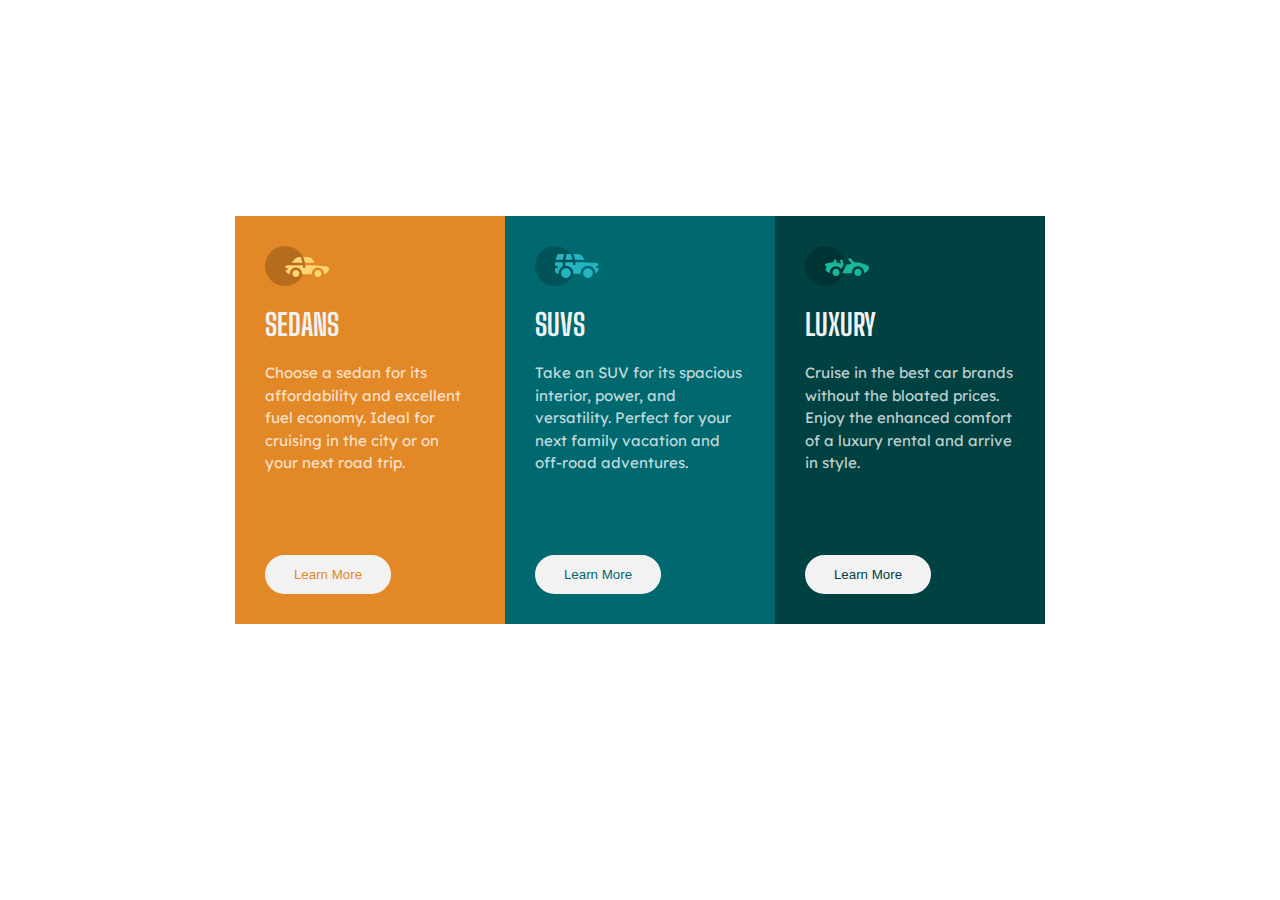
<file: 3-column-preview-card-component-main/index.html>
<!DOCTYPE html>
<html lang="en">
<head>
    <meta charset="UTF-8">
    <meta http-equiv="X-UA-Compatible" content="IE=edge">
    <meta name="viewport" content="width=device-width, initial-scale=1.0">
    <title>Frontend Mentor | 3-column</title>
    <link rel="shortcut icon" href="favicon.ico" type="image/x-icon">
    <link rel="stylesheet" href="style.css">
</head>
<body>
    <main>
        <div id="sedans">
            <img src="images/icon-sedans.svg" alt="icone sedan">
            <h1>Sedans</h1>
            <p>
                Choose a sedan for its affordability and excellent fuel economy. Ideal for cruising in the city
                or on your next road trip.
            </p>
            <button>Learn More</button>
        </div>
        <div id="suvs">
            <img src="images/icon-suvs.svg" alt="icone suv">
            <h1>SUVs</h1>
            <p>
                Take an SUV for its spacious interior, power, and versatility. Perfect for your next family vacation
                and off-road adventures.
            </p>
            <button>Learn More</button>
        </div>
        <div id="luxury">
            <img src="images/icon-luxury.svg" alt="icone luxury">
            <h1>Luxury</h1>
            <p>
                Cruise in the best car brands without the bloated prices. Enjoy the enhanced comfort of a luxury
                rental and arrive in style.
            </p>
            <button>Learn More</button>
        </div>
        <div id="aux"></div>
    </main>
</body>
</html>
</file>
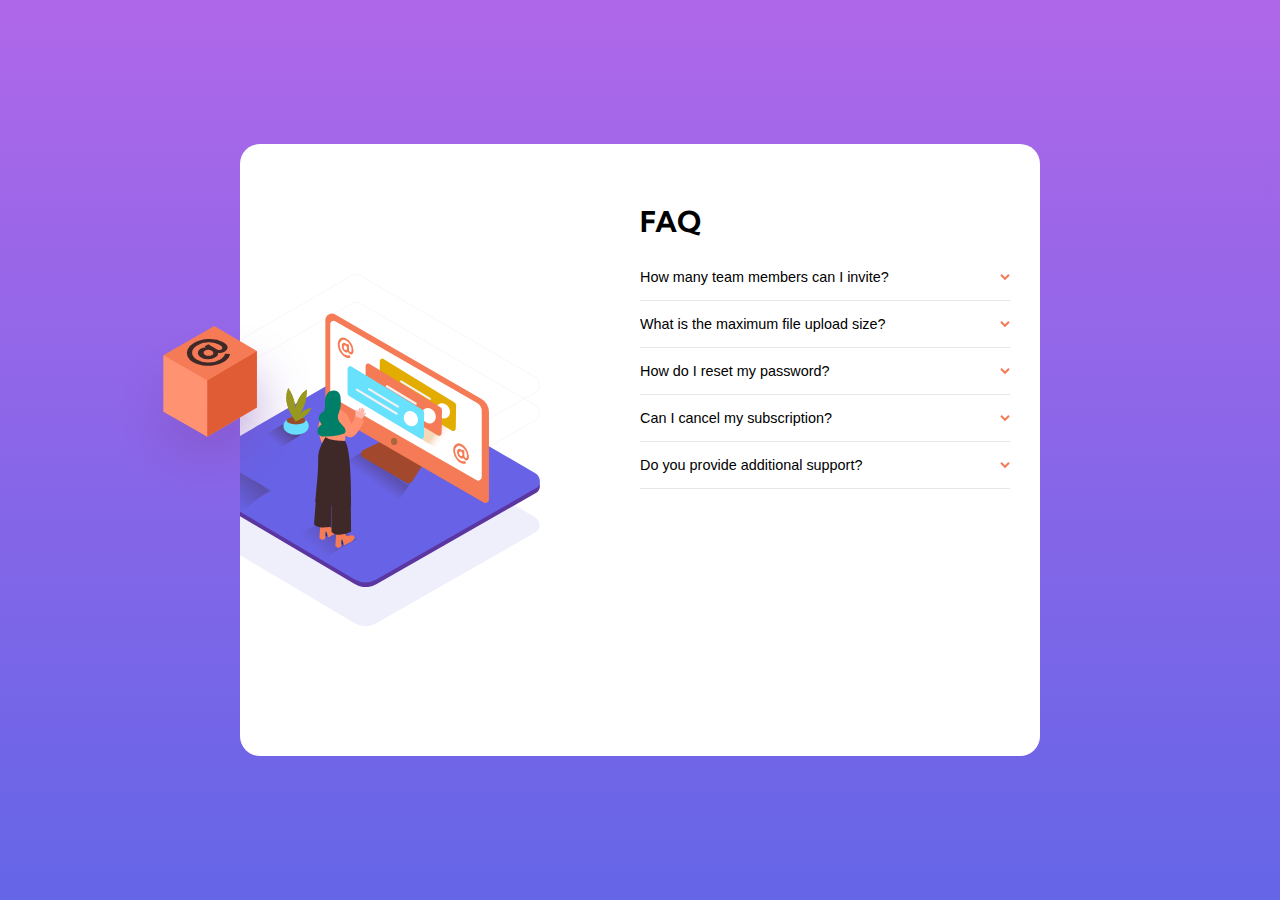
<file: faq-card/index.html>
<!DOCTYPE html>
<html lang="pt-br">
<head>
    <meta charset="UTF-8">
    <meta http-equiv="X-UA-Compatible" content="IE=edge">
    <meta name="viewport" content="width=device-width, initial-scale=1.0">
    <link rel="stylesheet" href="style.css">
    <link rel="shortcut icon" href="favicon.ico" type="image/x-icon">
    <title>Document</title>
</head>
<body>
    <main>
        <div id="img">
            <img src="images/illustration-box-desktop.svg" id="box">
            <img src="images/illustration-woman-online-mobile.svg" id="woman">
        </div>
        <div id="text">
            <h1>FAQ</h1>
            
            <button>How many team members can I invite?  <img src="images/icon-arrow-down.svg" alt=""></button>
            <p>You can invite up to 2 additional users on the Free plan. There is no limit on team members for the Premium plan.</p>
            
            <hr>

            <button>What is the maximum file upload size?<img src="images/icon-arrow-down.svg" alt=""></button>
            <p>No more than 2GB. All files in your account must fit your allotted storage space.</p>
            
            <hr>
            
            <button>How do I reset my password? <img src="images/icon-arrow-down.svg" alt=""></button>
            <p>Click “Forgot password” from the login page or “Change password” from your profile page. A reset link will be emailed to you.</p>
            
            <hr>

            <button>Can I cancel my subscription? <img src="images/icon-arrow-down.svg" alt=""></button>
            <p>Yes! Send us a message and we`ll process your request no questions asked.</p>

            <hr>

            <button>Do you provide additional support? <img src="images/icon-arrow-down.svg" alt=""></button>
            <p>Chat and email support is available 24/7. Phone lines are open during normal business hours.</p>

            <hr>
        </div>
    </main>


    <script src="script.js"></script>
</body>
</html>
</file>
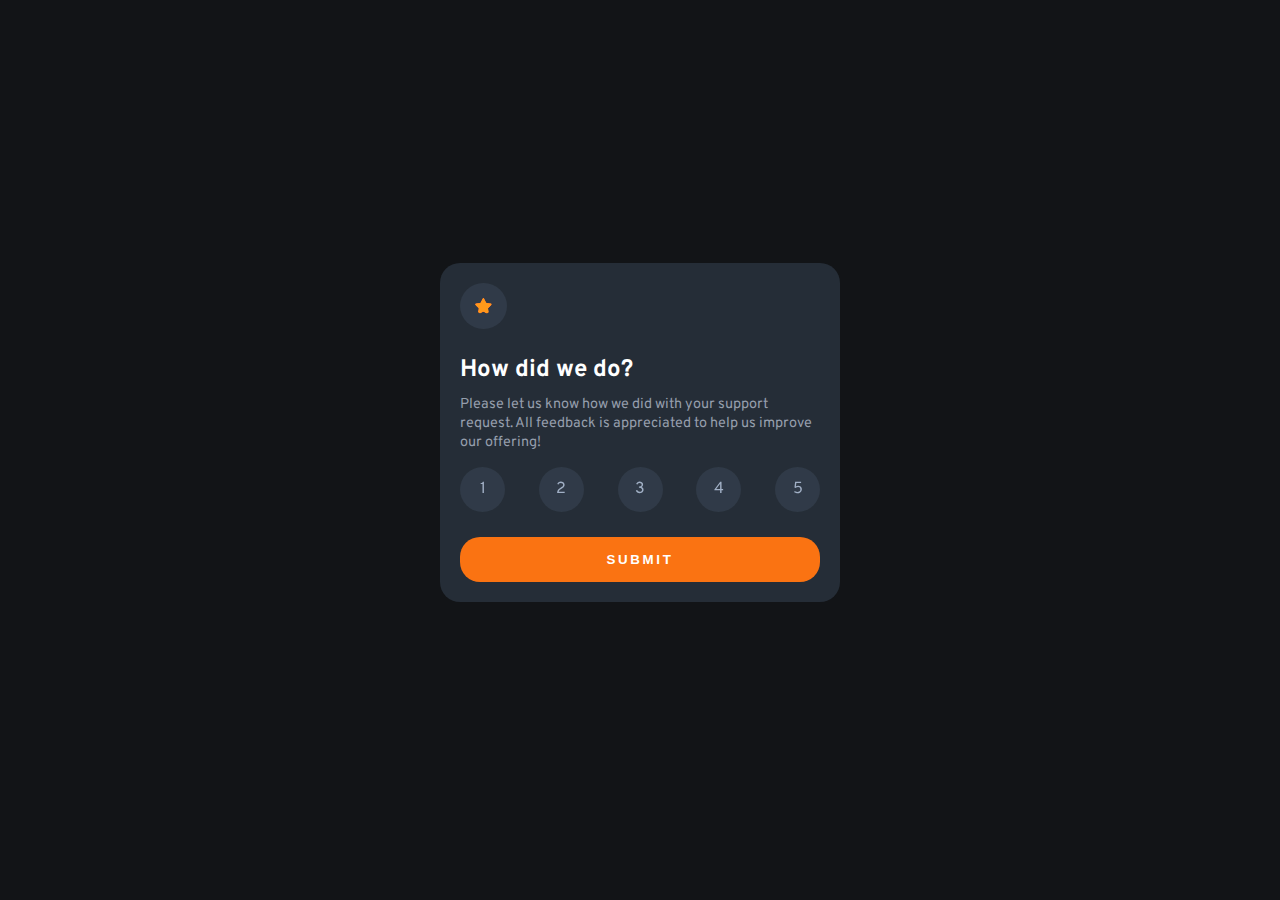
<file: interactive-rating-component/index.html>
<!DOCTYPE html>
<html lang="en">
<head>
    <meta charset="UTF-8">
    <meta http-equiv="X-UA-Compatible" content="IE=edge">
    <meta name="viewport" content="width=device-width, initial-scale=1.0">
    <title>interactive-rating</title>
    <link rel="shortcut icon" href="favicon.ico" type="image/x-icon">
    <link rel="stylesheet" href="style/style.css">
</head>
<body>
    <main>
        <img src="img/icon-star.svg" alt="icon star" id="star">
        <h1>How did we do? </h1>
        <p>Please let us know how we did with your support request. All feedback is appreciated to help us improve our offering! </p>
        
        <form action="">
            <input type="radio" name="radio" id="rd-1" value="1" onclick="number(1)">
            <label for="rd-1">1</label>

            <input type="radio" name="radio" id="rd-2" value="2" onclick="number(2)">
            <label for="rd-2">2</label>

            <input type="radio" name="radio" id="rd-3" value="3" onclick="number(3)">
            <label for="rd-3">3</label>

            <input type="radio" name="radio" id="rd-4" value="4" onclick="number(4)">
            <label for="rd-4">4</label>

            <input type="radio" name="radio" id="rd-5" value="5" onclick="number(5)">
            <label for="rd-5">5</label>
        </form>

        <input type="submit" value="Submit" onclick="thanks()"></input> 

        <script src="script.js"></script>
    </main>
</body>
</html>
</file>
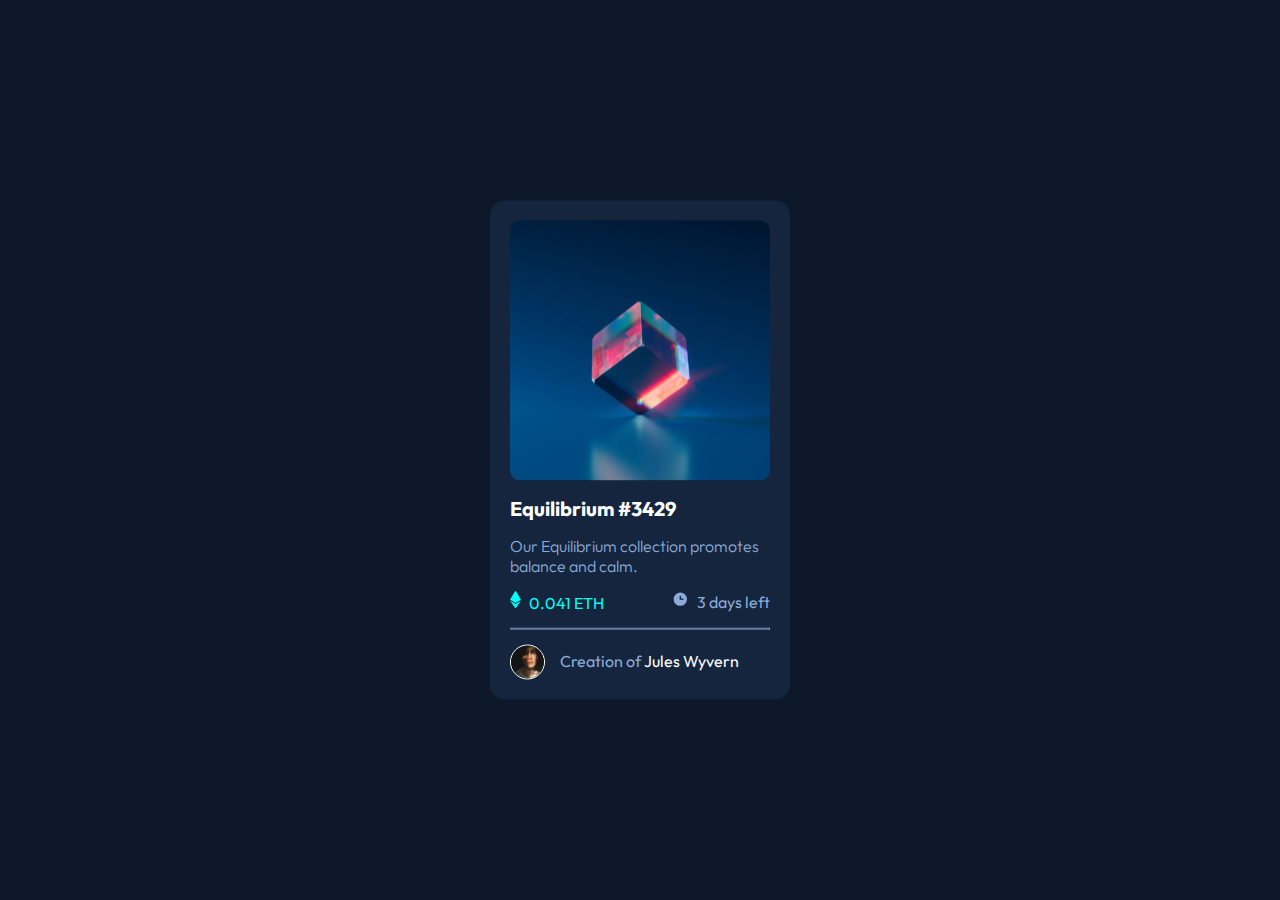
<file: nft-preview-card/index.html>
<!DOCTYPE html>
<html lang="pt-br">
<head>
    <meta charset="UTF-8">
    <meta http-equiv="X-UA-Compatible" content="IE=edge">
    <meta name="viewport" content="width=device-width, initial-scale=1.0">
    <title>NFT preview card component</title>
    <link rel="shortcut icon" href="favicon.ico" type="image/x-icon">
    <link rel="stylesheet" href="style/style.css">
</head>
<body>
    <main>
        <div id="img">
            <div id="img-hover">
                <img src="images/icon-view.svg" alt="">
            </div>
        </div>
        
        <h1><a href="#">Equilibrium #3429</a></h1>
        
        <p>Our Equilibrium collection promotes balance and calm.</p>
        
        <div id="data">
            <img src="images/icon-clock.svg" alt="Icone de um relogio" id="time">
            3 days left
        </div>

        <div id="valor">
            <img src="images/icon-ethereum.svg" alt="Icone ethereum" id="et">
            0.041 ETH
        </div>
        
        <hr>

        <div id="autor">
            <img src="images/image-avatar.png" alt="Foto criador do NFT" id="avatar">
            <p>Creation of <a href="#">Jules Wyvern</a></p>
        </div>
    </main>
</body>
</html>
</file>
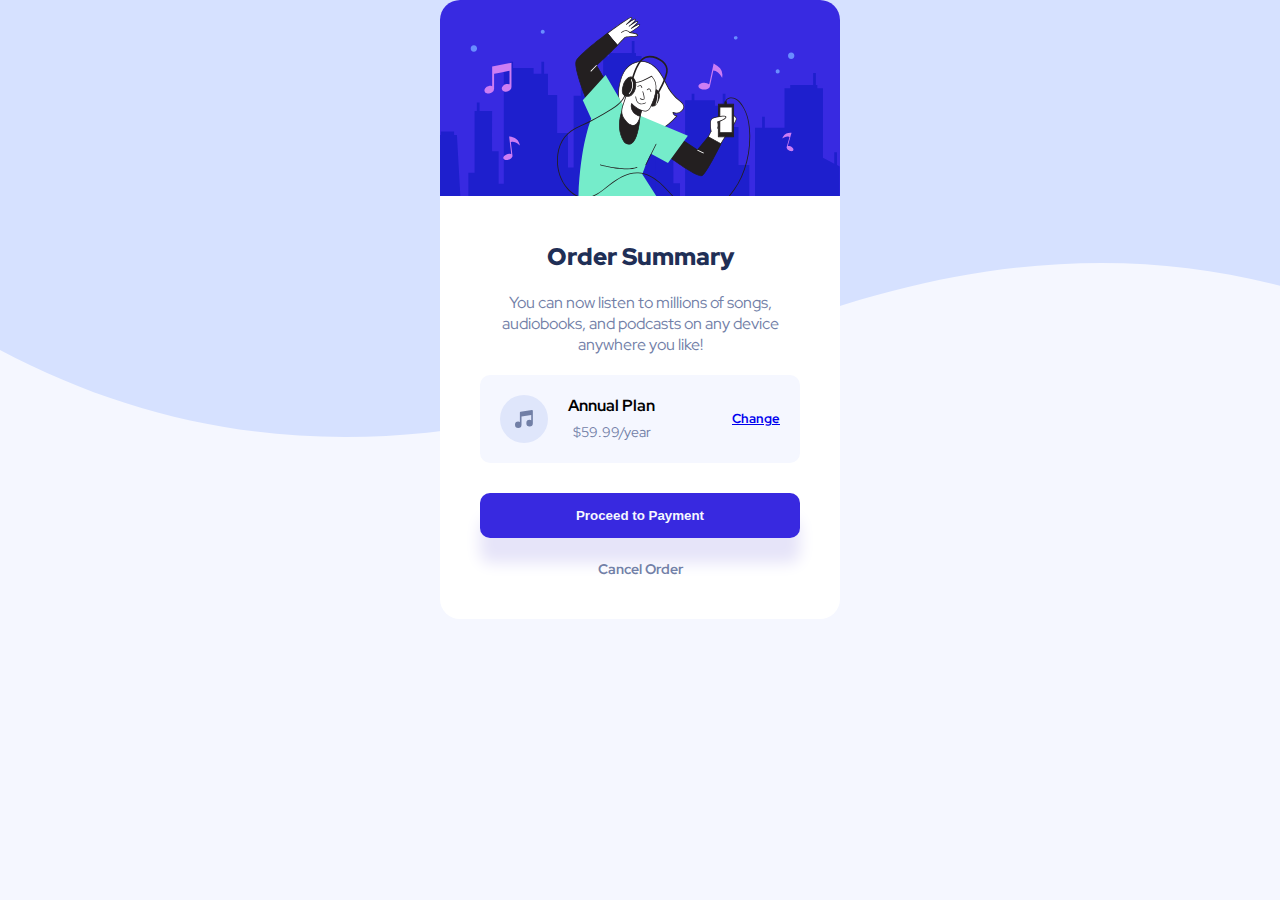
<file: order summary/index.html>
<!DOCTYPE html>
<html lang="en">
<head>
    <meta charset="UTF-8">
    <meta http-equiv="X-UA-Compatible" content="IE=edge">
    <meta name="viewport" content="width=device-width, initial-scale=1.0">
    <title>Ordem Summary</title>
    <link rel="shortcut icon" href="favicon.ico" type="image/x-icon">
    <link rel="stylesheet" href="style/style.css">
</head>
<body>
    <main>
        <img src="images/illustration-hero.svg" alt="girl dancing music" id="hero">
        <div class="container">
            <h1>Order Summary</h1>
            <p>You can now listen to millions of songs, audiobooks, and podcasts on any device anywhere you like!</p>

            <div id="plan">
                <img src="images/icon-music.svg" alt="music icon" id="icon">
                <div id="value">
                    <span class="forte">Annual Plan</span><br>
                    <span class="fraco">$59.99/year</span>
                </div>
                <a href="#" id="change">Change</a>
            </div>
            <input type="submit" value="Proceed to Payment">
            <a href="#" id="cancel">Cancel Order</a>
        </div>
    </main>
</body>
</html>
</file>
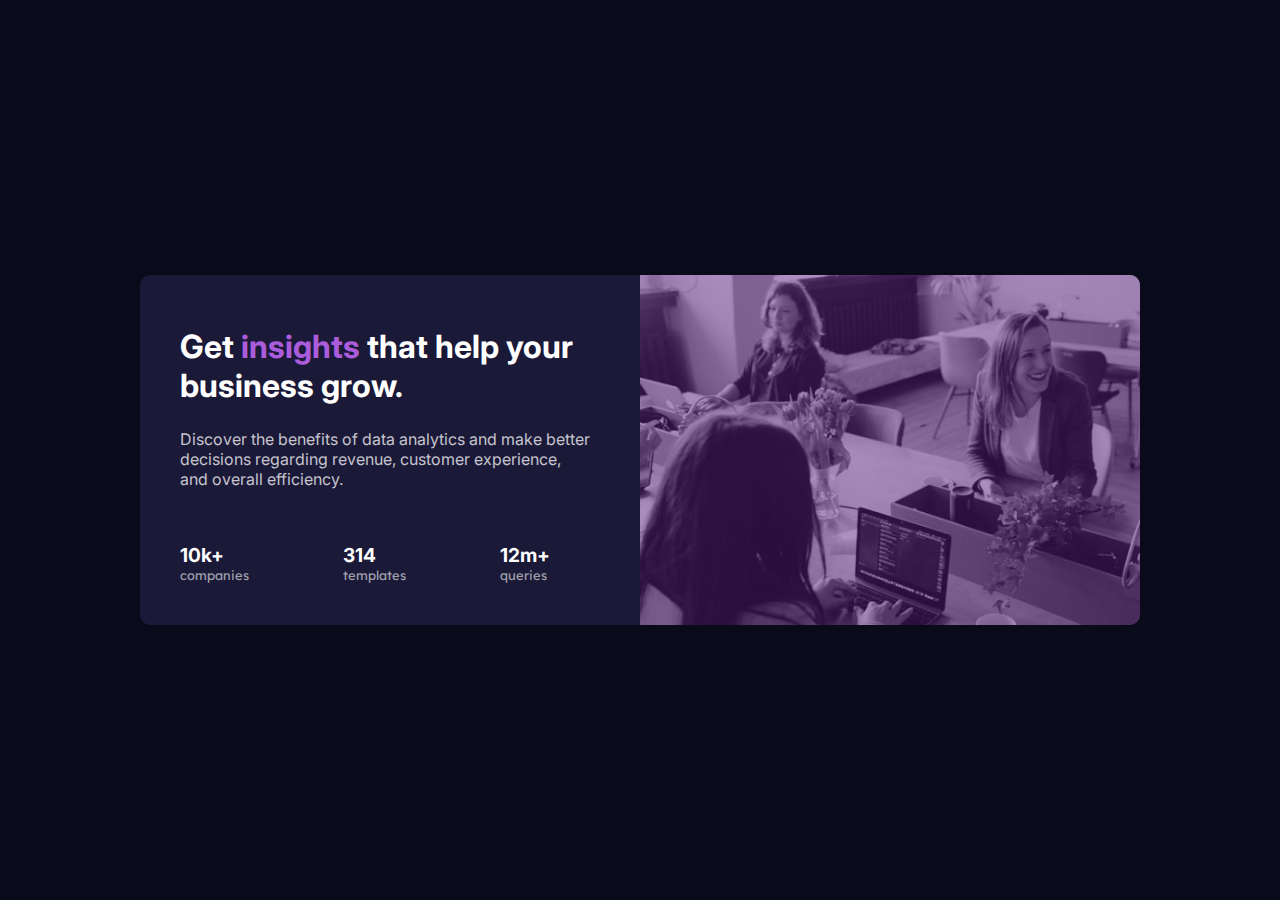
<file: preview-card-flexbox/index.html>
<!DOCTYPE html>
<html lang="en">
<head>
    <meta charset="UTF-8">
    <meta http-equiv="X-UA-Compatible" content="IE=edge">
    <meta name="viewport" content="width=device-width, initial-scale=1.0">
    <title>Card Responsivo</title>
    <link rel="shortcut icon" href="favicon.ico" type="image/x-icon">
    <link rel="stylesheet" href="style.css">
</head>
<body>
    <main>
        <div id="txt">
            <div id="content">
                <h1>Get <span style="color: #aa5cdb;">insights</span> that help your business grow.</h1>
                <p>
                    Discover the benefits of data analytics and make better decisions regarding revenue, customer
                    experience, and overall efficiency.
                </p>
                <ul>
                    <li><span class="big">10k+</span> <span class="small">companies</span></li>
                    <li><span class="big">314</span><span class="small">templates</span></li>
                    <li><span class="big">12m+</span> <span class="small">queries</span></li>
                </ul>
            </div>
        </div>
        <div id="img">
            <div id="filter"></div>
        </div>
    </main>
</body>
</html>
</file>
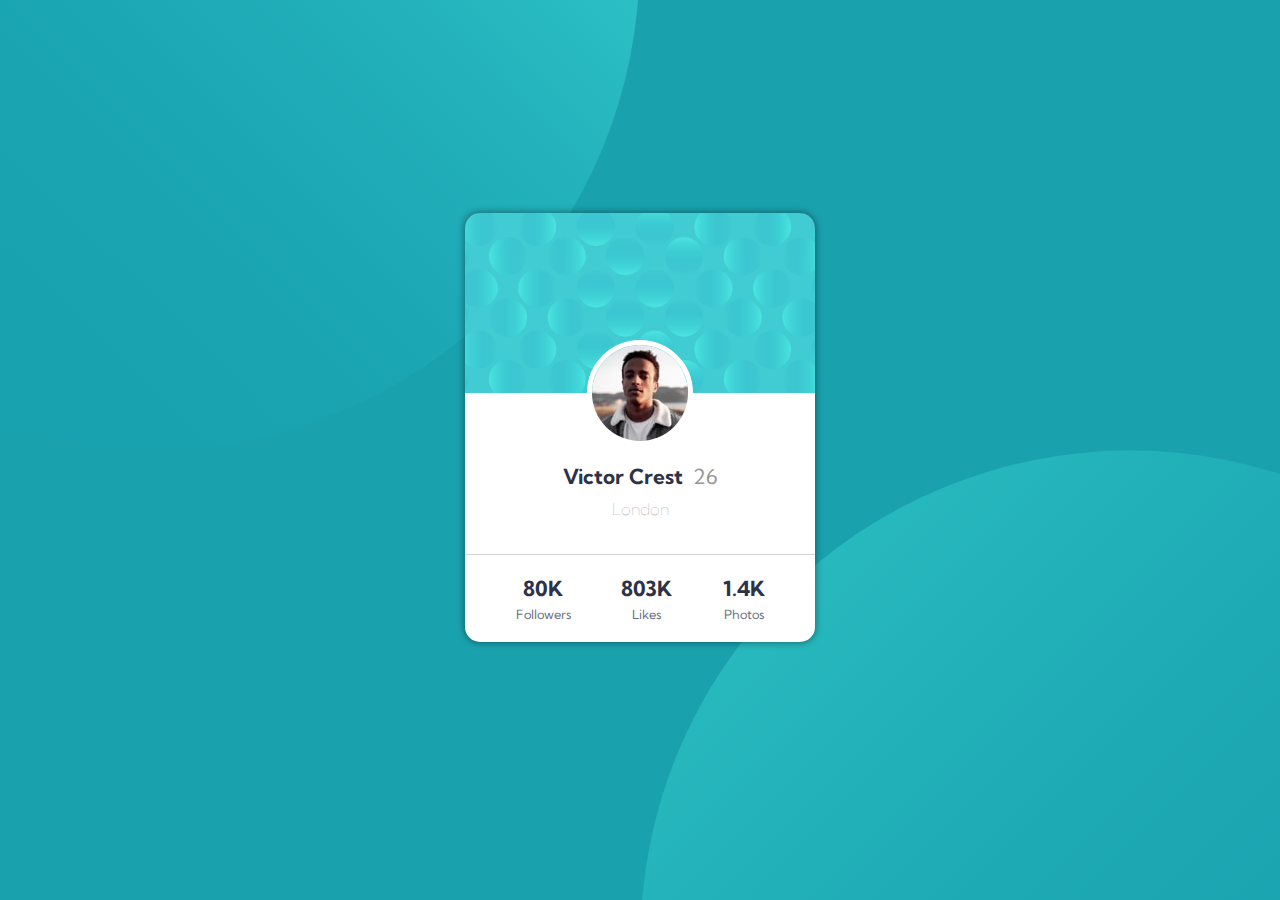
<file: profile-card/index.html>
<!DOCTYPE html>
<html lang="en">
<head>
    <meta charset="UTF-8">
    <meta http-equiv="X-UA-Compatible" content="IE=edge">
    <meta name="viewport" content="width=device-width, initial-scale=1.0">
    <title>Card Profile</title>
    <link rel="stylesheet" href="style.css">
</head>
<body>
    <main>
        <div id="img"></div>
        <div id="content">
            <img src="images/image-victor.jpg" alt="">
            <h1>Victor Crest <span id="num">26</span></h1>
            <p>London</p>
            <ul>
                <li>
                    <span class="big">80K</span>
                    <span class="small">Followers</span>
                </li>

                <li>
                    <span class="big">803K</span>
                    <span class="small">Likes</span>
                </li>

                <li>
                    <span class="big">1.4K</span>
                    <span class="small">Photos</span>
                </li>
            </ul>
        </div>
    </main>
</body>
</html>
</file>
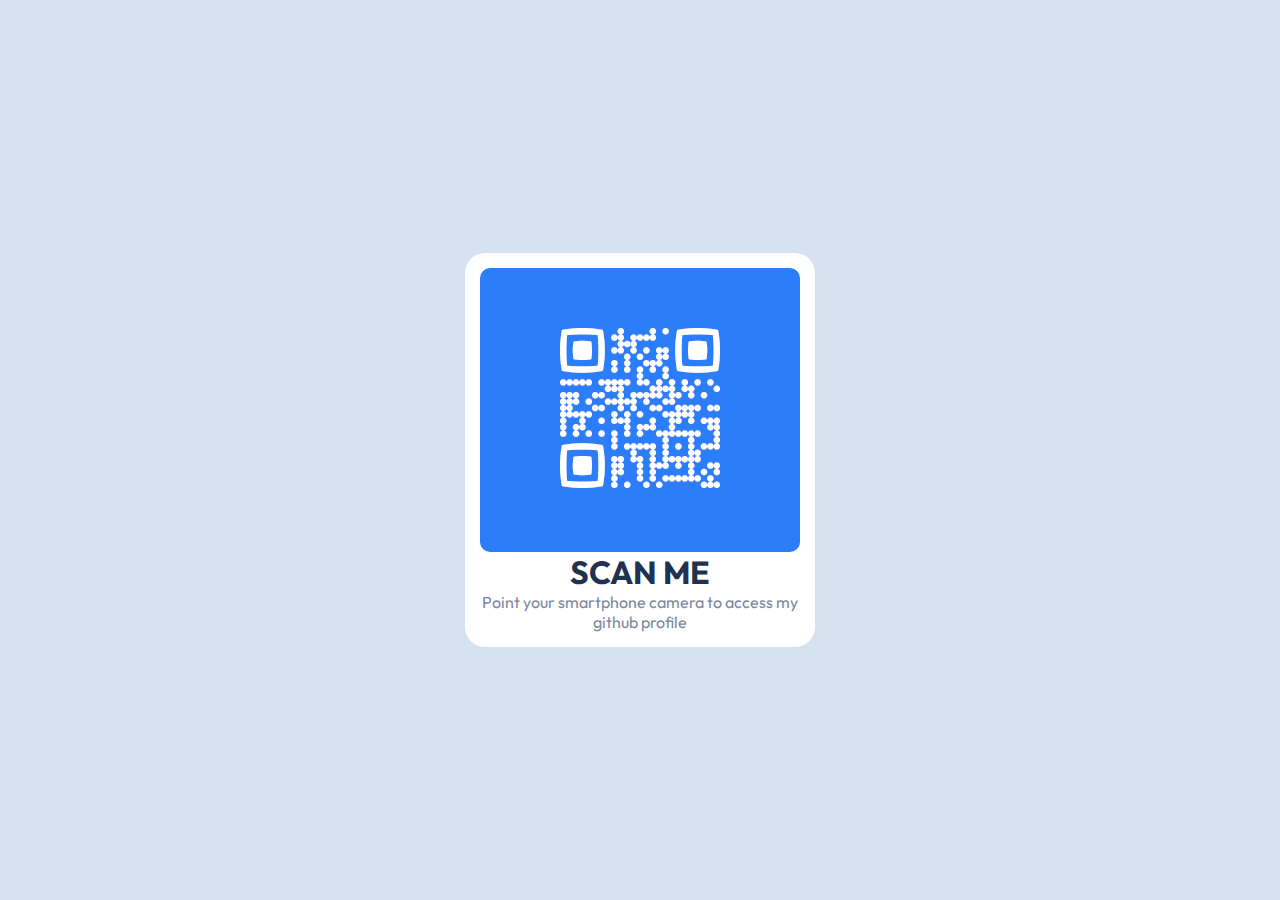
<file: qr-code/index.html>
<!DOCTYPE html>
<html lang="pt-br">
<head>
    <meta charset="UTF-8">
    <meta http-equiv="X-UA-Compatible" content="IE=edge">
    <meta name="viewport" content="width=device-width, initial-scale=1.0">
    <title>qr-code</title>
    <link rel="shortcut icon" href="favicon.ico" type="image/x-icon">
    <link rel="stylesheet" href="style/style.css">
</head>
<body>
    <main>
        <div class="back">
            <img src="images/qr-code.png" alt="qr-code">
        </div>
        <h1>SCAN ME</h1>
        <p>Point your smartphone camera to access my<br> github profile</p>
    </main>
</body>
</html>
</file>
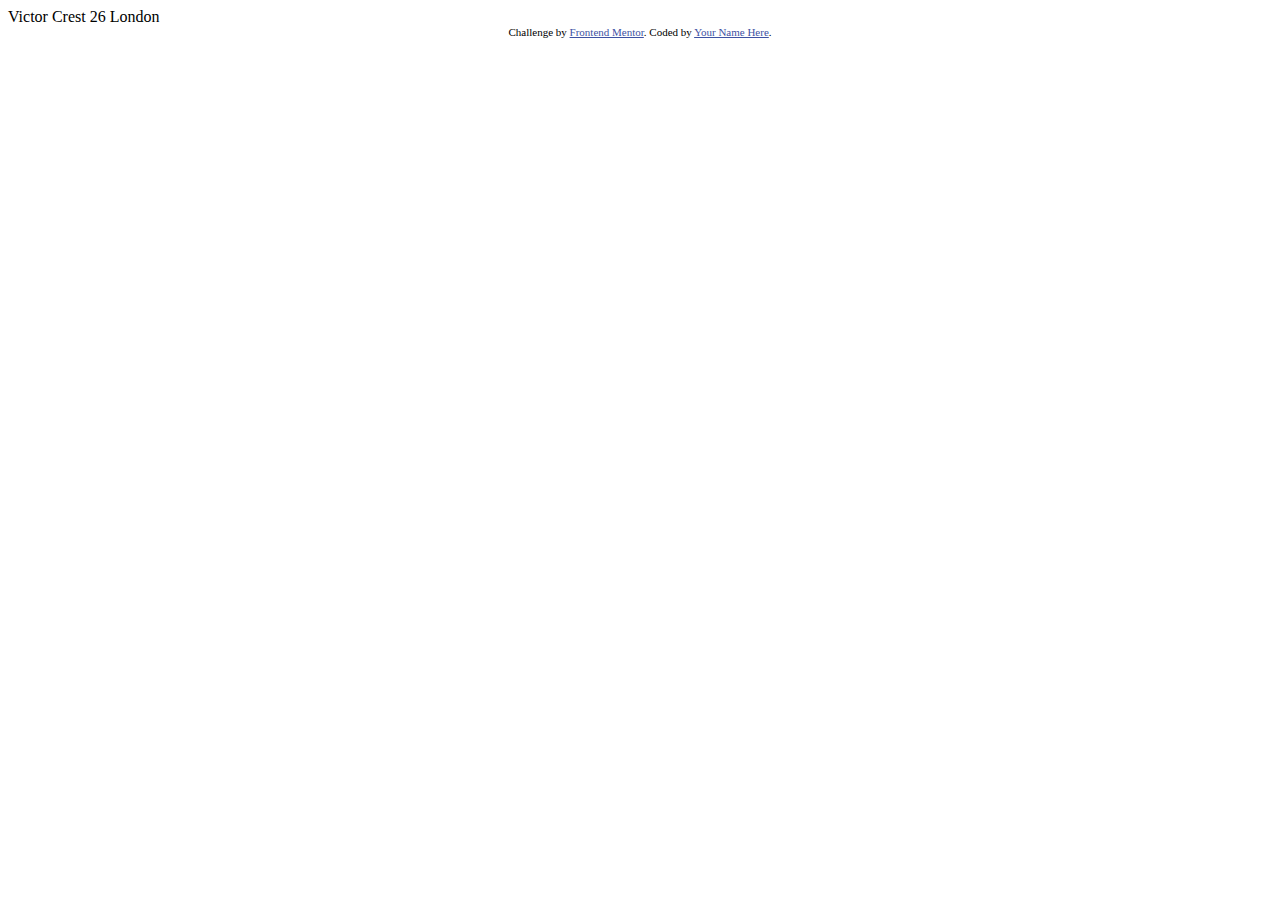
<file: profile-card/er.html>
<!DOCTYPE html>
<html lang="en">
<head>
  <meta charset="UTF-8">
  <meta name="viewport" content="width=device-width, initial-scale=1.0"> <!-- displays site properly based on user's device -->

  <link rel="icon" type="image/png" sizes="32x32" href="./images/favicon-32x32.png">
  
  <title>Frontend Mentor | Profile card component</title>

  <!-- Feel free to remove these styles or customise in your own stylesheet 👍 -->
  <style>
    .attribution { font-size: 11px; text-align: center; }
    .attribution a { color: hsl(228, 45%, 44%); }
  </style>
</head>
<body>
  Victor Crest
  26
  London

  
  <div class="attribution">
    Challenge by <a href="https://www.frontendmentor.io?ref=challenge" target="_blank">Frontend Mentor</a>. 
    Coded by <a href="#">Your Name Here</a>.
  </div>
</body>
</html>
</file>
<file: 3-column-preview-card-component-main/style.css>
@charset "UTF-8";

@import url('https://fonts.googleapis.com/css2?family=Big+Shoulders+Display:wght@700&family=Lexend+Deca&display=swap');

:root {
    --font1: 'Big Shoulders Display', cursive;    
    --font2: 'Lexend Deca', sans-serif;
}

html {
    box-sizing: border-box;
}

*, *::before, *::after {
    box-sizing: inherit;
}

* {
    margin: 0;
    padding: 0;
}

body {
    font-size: 15px;
    min-height: 100vh;
    display: flex;
    justify-content: center;
    align-items: center;
    padding: 10px 0;
}

main {
    display: flex;
    flex-flow: row wrap;
    color: white;
    font-family: var(--font2);
    overflow: hidden;
    justify-content: center;

}

div {
    display: flex;
    flex-direction: column;
    align-items: flex-start;
    justify-content: space-between;
    padding: 30px;
    color: #f2f2f2;
}


div#sedans {
    background-color:#e38826;
}

div#suvs {
    background-color: #006970;
}

div#luxury {
    background-color: #004241;   
}

div#aux {
    flex-basis: 270px;
}

h1 {
    font-family: var(--font1);
    text-transform: uppercase;
    margin: 20px 0;
}

p {
    width: 210px;
    color: #ffffffbf;
    margin-bottom: 80px;
    line-height: 1.5em;
    
}

div#sedans > button {
    color: #e38826;
}

div#suvs  > button {
    color: #006970;
}

div#luxury > button {
    color: #004241;
}

button {
    background-color: #f2f2f2;
    padding: 10px;
    border: #f2f2f2 solid 2px;
    border-radius: 20px;
    width: 60%;
}

button:hover {
    background-color: transparent;
    cursor: pointer;
    color: #f2f2f2 !important;
}
</file>
<file: faq-card/style.css>
@charset "UTF-8";

@import url('https://fonts.googleapis.com/css2?family=Kumbh+Sans:wght@400;700&display=swap');

html {
    box-sizing: border-box;
}

*, *::before, *::after {
    box-sizing: inherit;
}

* {
    margin: 0;
    padding: 0;
    outline: none;
}

body{
    min-height: 100vh;
    font-family: 'Kumbh Sans', sans-serif;
    background-image: linear-gradient(to bottom, #af67e9, #6565e7);
    display: flex;
    align-items: center;
    justify-content: center;
}

main {
    width: 800px;
    min-height: 68vh;
    display: flex;
    background-color: #ffffff;
    border-radius: 20px;
}

div#text {
    width: 50%;
    font-size: 0.9em;
    padding: 60px 30px 0 0;
}

h1 {
    margin-bottom: 30px;
    font-size: 2em;
}

button {
    background-color: transparent;
    border: none;
    font-size: 1em;
    display: flex;
    align-items: center;
    width: 100%;
    justify-content: space-between;
}

button:hover {
    cursor: pointer;
    color: #f47c57;
}

p {
    display: none;
    color: #787887;
    margin: 10px 0;
}

div#img {
    width: 50%;
    background: url('images/illustration-woman-online-desktop.svg'), url('images/bg-pattern-desktop.svg');
    background-repeat: no-repeat;
    background-size: 90%;
    background-position: calc(-150%) center;
}

img#box {
    width: 50%;
    position: relative;
    top: 20%;
    left: 0%;
    transform: translate(-65%, 30%);
}

img#woman {
    display: none;
}

hr {
    width: 100%;
    height: 1px;
    border: 0px;
    border-top: 1px solid #e7e7e9;
    margin: 15px 0;
}

.clicou {
    font-weight: bold;
}

.clicou + p {
    display: block;
}


.clicou > img {
    transform: rotate(180deg);
    
}

@media screen and (max-width: 612px){

    main {
        flex-direction: column;
        width: 300px;
        min-height: 10vh;
        margin-top: 20%;
    }
    
    div#text {
        width: 100%;
        padding: 0 20px;
        padding-bottom: 30px;
        font-size: 0.8em;
        margin-top: -20%;
    }

    h1 {
        text-align: center;
    }

    div#img {
        background: url('images/bg-pattern-mobile.svg') no-repeat center calc(10%);
        width: 100%;
        
    }

    img#box {
        display: none;
    }

    img#woman {
        display: inline;
        width: 80%;
        position: relative;
        top: 50%;
        left: 50%;
        transform: translate(-50%, -50%);
    }

}
</file>
<file: interactive-rating-component/style/style.css>
@charset "UTF-8";

/*  Font Overpass */
@import url('https://fonts.googleapis.com/css2?family=Overpass:wght@400;700&display=swap');

:root {
    /* Primary */
    --Orange: #fa7312;

    /* Neutral */
    --LightGrey: #959eac;
    --MediumGrey: #7c8798;
    --DarkBlue: #252d37;
    --VeryDarkBlue: #121417;
    
    /* Fonts */
    --font: 'Overpass', sans-serif;
}

html {
    box-sizing: border-box;
}

*,*::before, *::after {
    box-sizing: inherit;
}
* {
    margin: 0;
    padding: 0;
    outline: none;
}

body {
    font-family: var(--font);
    min-height: 96vh;
    background-color: var(--VeryDarkBlue);
    display: flex;
}

main {
    max-width: 400px;
    min-width: 315px;
    min-height: 320px;
    margin: auto;
    color: #ffffff;
    background-color: var(--DarkBlue);
    padding: 20px;
    border-radius: 20px;
}
img#star {
    background-color: var(--DarkBlue);
    filter: brightness(130%);
    padding: 15px;
    border-radius: 50%;
}

h1 {
    font-size: 1.5em;
    margin: 20px 0 10px 0;
}

p {
    color: var(--LightGrey);
    font-size: 0.9em;
    
}

form {
    display: flex;
    justify-content: space-between;
    list-style: none;
    margin: 15px 0;
}

form input {
    display: none;
}

label {
    color: var(--MediumGrey);
    background-color: var(--DarkBlue);
    filter: brightness(130%);
    display: flex;
    width: 100vw;
    justify-content: center;
    align-items: center;
    height: 45px;
    width: 45px;
    border-radius: 100%;
}

label:hover {
    background-color: var(--MediumGrey);
    color: white;
    cursor: pointer;
}

label:active {
    background-color: var(--Orange);
}

form input:checked + label {
    background-color: var(--Orange);
    color: white;
}

input {
    margin-top: 10px;
    width: 100%;
    padding: 15px 0;
    border-radius: 20px;
    border: none;
    background-color: var(--Orange);
    color: white;
    text-transform: uppercase;
    font-weight: bold;
    letter-spacing: 0.2em;
}

input:hover {
    background-color: white;
    color: var(--Orange);
    cursor: pointer;
}

p#feedback {
    color: var(--Orange);
    background-color: var(--DarkBlue);
    filter: brightness(130%);
    display: inline-block;
    padding: 5px 20px;
    margin: 20px 0;
    border-radius: 20px;
}
</file>
<file: nft-preview-card/style/style.css>
@charset "UTF-8";

/* Font Outfit (Google Fonts) */
@import url('https://fonts.googleapis.com/css2?family=Outfit:wght@300;400;600&display=swap');

:root {
    /* Primary */
    --Primary1: #8bacda;
    --Primary2: #00fff7;

    /* Neutra */
    --neutral1: #0d192b;
    --neutral2: #14253d;
    --neutral3: #2f415b;
    --neutral4: #ffffff;

    --font: 'Outfit', sans-serif;;
}
* {
    margin: 0px;
    padding: 0px;
    box-sizing: border-box;
}

body {
    position: relative;
    height: 100vh;
    font-family: var(--font);
    background-color: var(--neutral1);
}

main {
    position: absolute;
    top: 50%;
    left: 50%;
    transform: translate(-50%, -50%);

    width: 300px;
    background-color: var(--neutral2);
    padding: 20px;
    border-radius: 15px;
}

div#img {
    background: black url('../images/image-equilibrium.jpg') center center no-repeat;
    background-size: 100%;
    height: 260px;
    border-radius: 10px;
}

div#img-hover {
    position: relative;
    background-color: hsla(178, 100%, 50%, 0.5);
    height: 100%;
    border-radius: 10px;
    opacity: 0;
    transition: opacity .2s linear;
}

div#img-hover > img {
    position: absolute;
    top: 50%;
    left: 50%;
    transform: translate(-50%, -50%);
}

div#img:hover div#img-hover {
    opacity: 1;
}

main > h1 {
    font-size: 20px;
    margin: 15px 0px;
}

main a {
    text-decoration: none;
    color: var(--neutral4);
}

main a:hover {
    color: var(--Primary2);
}


main > p {
    color: var(--Primary1);
    font-weight: 300;
}

img#et, img#time {
    margin-right: 5px;
}

div#valor, div#data {
    margin: 15px 0px;   
}

div#valor {
    color: var(--Primary2);
    
}

div#data {
    color: var(--Primary1);
    float: right;
}

hr {
    border-color: var(--Primary1);
    margin-bottom: 15px;
}

img#avatar {
    float: left;
    width: 35px;
    border: 1px solid white;
    border-radius: 50%;
    margin-right: 15px;
}

div#autor > p {
    line-height: 2rem;
    color: var(--Primary1);
}

div#autor a {
    color: var(--neutral4);
    text-decoration: none;
}

div#autor a:hover {
    color: var(--Primary2);
}
</file>
<file: order summary/style/style.css>
@charset "UTF-8";

/* Fonte Red Hat Display */ 
@import url('https://fonts.googleapis.com/css2?family=Red+Hat+Display:wght@500;700;900&display=swap');

:root {
    /* Primary */

    --palelue: #e0e8ff;
    --brightblue: #3829e0;

    /* Neutral */

    --verypaleblue: #f5f7ff;
    --desaturatedblue: #7280a7;
    --darkblue: #1f2f56;

    /* Fonts */
    --font: 'Red Hat Display', sans-serif;
}

html {
    box-sizing: border-box;
}

*, *::before, *::after {
    box-sizing: inherit;
}

* {
    padding: 0;
    margin: 0;
}

body {
    font-family: var(--font);
    height: 100vh;
    background: var(--verypaleblue) url('../images/pattern-background-desktop.svg') no-repeat;

}

main {
    max-width: 400px;
    background-color: #fff;
    margin: auto;
    border-radius: 20px;
    text-align: center;
}

img#hero {
    border-radius: 20px 20px 0px 0px;
    width: 100%;
}

div.container {
    padding: 40px;
}

h1 {
    color: var(--darkblue);
    font-weight: 900;
    font-size: 1.5em;
}

p {
    margin: 20px 0;
    color: var(--desaturatedblue);
}

div#plan {
    background-color: var(--verypaleblue);
    padding: 20px;
    margin-bottom: 30px;
    border-radius: 10px;
    overflow: hidden;
}

img#icon {
    float: left;
}
div#value {
    float: left;
    margin-left: 20px;
}

.forte {
    font-weight: bold;
    display: inline-block;
    margin-bottom: 5px;
}

.fraco {
    color: var(--desaturatedblue);
    font-size: 0.9em;
}

a#change {
    float: right;
    font-size: 0.8em;
    font-weight: bold;
    margin-top: 15px;
}

input {
    width: 100%;
    padding: 15px;
    margin-bottom: 20px;
    border: none;
    border-radius: 10px;
    color: var(--verypaleblue);
    background-color: var(--brightblue);
    font-weight: bold;
    box-shadow: 0px 25px 15px #e6e4f9;
}

input:hover {
    opacity: 0.7;
    cursor: pointer;
}

a#cancel {
    text-decoration: none;
    color: var(--desaturatedblue);
    font-weight: bold;
    font-size: 0.9em;
}

a#cancel:hover {
    color: #000000;
}

@media screen and (max-width: 370px){
    div#plan {
        text-align: center;
    }
    img#icon {
        float: none;
    }

    div#value {
        float: none;
        display: block;
        margin: 10px auto;
    }

    a#change {
        float: none;
    }
}
</file>
<file: preview-card-flexbox/style.css>
@charset "UTF-8";

@import url('https://fonts.googleapis.com/css2?family=Inter:wght@400;700&family=Lexend+Deca&display=swap');

:root {
    --font1: 'Inter', sans-serif;
    --font2: 'Lexend Deca', sans-serif;    
}

html {
    box-sizing: border-box;
}

*, *::before, *::after {
    box-sizing: inherit;
}

* {
    margin: 0;
    padding: 0;
}

body {
    min-height: 100vh;
    background-color: #090b1a;
    display: flex;
    justify-content: center;
    align-items: center;
}

main {
    display: flex;
    width: 1000px;
    height: 350px;
}

div#txt {
    font-family: var(--font1);
    color: white;
    background-color: #1b1938;
    width: 50%;
    border-radius: 10px 0 0 10px;
    display: flex;
    
}

div#content {
    padding: 50px 10% 40px 40px;
    display: flex;
    flex-direction: column;
    justify-content: space-around;
}


p {
    color: #ffffffbf;
    margin-top: 5%;
    margin-bottom: 50px;
    font-size: 16px;
}

ul {
    list-style: none;
    display: flex;
    justify-content: space-between;
    padding-right: 40px;
}

li {
    display: flex;
    flex-direction: column;
}

.big {
    font-weight: bolder;
    font-size: 1.2em;
}

.small {
    font-family: var(--font2);
    font-size: 0.8em;
    color: #ffffff99;
}

div#img {
    width: 50%;
    background: #1b1938 url('images/image-header-desktop.jpg') no-repeat right top / cover;
    border-radius: 0 10px 10px 0px;
    overflow: hidden; 
}

div#filter {
    height: 100%;
    background-color: #5819807c;
}



@media screen and (max-width: 615px){
    main {
        flex-direction: column;
        width: 300px;
        justify-content: center;
    }

    div#img {
        height: 50%;
        width: 100%;
        border-radius: 10px 10px 0 0;
        order: -1; 
        overflow: hidden;
        flex-shrink: 0;   
    }

    div#txt {
        width: 100%;
        border-radius: 0 0 10px 10px;
        
    }

    div#content {
        text-align: center;
        align-items: center;
        padding: 25px 30px;
    }

    h1 {
        font-size: 1.5em;
    }

    p {
        margin: 0;
        margin-top: 10px;
        font-size: 0.9em;
    }

    ul {
        flex-direction: column;
        padding: 0;
    }

    li {
        margin-top: 25px;
    }
    

}
</file>
<file: profile-card/style.css>
@charset "UTF-8";

@import url('https://fonts.googleapis.com/css2?family=Kumbh+Sans:wght@400;700&display=swap');

html {
    box-sizing: border-box;
}

*, *::before, *::after {
    box-sizing: border-box;
}

* {
    margin: 0;
    padding: 0;
}

body {
    display: flex;
    justify-content: center;
    align-items: center;
    height: 95vh;
    background: url('images/bg-pattern-top.svg'), url('images/bg-pattern-bottom.svg');
    background-color: hsl(185, 75%, 39%);
    background-repeat: no-repeat;
    background-position: bottom 45vh right 50vw, top 50vh left 50vw;
    padding: 0 2rem;
}

main {
    background-color: white;
    display: flex;
    flex-direction: column;
    min-width: 270px;
    width: 350px;
    font-family: 'Kumbh Sans', sans-serif;
    border-radius: 15px;
    overflow: hidden;
    box-shadow: rgb(0 0 0 / 38%) 0px 0px 7px 1px;
    
}

img {
    position: absolute;
    left: 50%;
    transform: translate(-50%, -50%);
    border-radius: 50%;
    border: white solid 5px;
    align-self: flex-start;
}

div#img {
    height: 20vh;
    background: black url('images/bg-pattern-card.svg') no-repeat center / cover;
}

div#content {
    text-align: center;
}

h1 {
    font-size: 1.3em;
    color: hsl(229, 23%, 23%);
    margin-top: 20%;
    margin-bottom: 3%;
}

span#num {
    margin-left: 5px;
    color: hsl(0, 0%, 59%);
    font-weight: lighter;
}

p {
    color: hsl(0, 0%, 59%);
    font-weight: lighter;
}

ul {
    display: flex;
    list-style: none;
    justify-content: space-evenly;
    padding: 20px 0;
    border-top: lightgray solid 1px;
    margin-top: 10%;
}

li {
    display: flex;
    flex-direction: column;
    text-align: center;
}

.big {
    color: hsl(229, 23%, 23%);
    font-weight: bold;
    font-size: 1.3em;
    margin-bottom: 5px;
}

.small {
    color: hsl(227, 10%, 46%);
    font-size: 0.8em;
}
</file>
<file: qr-code/style/style.css>
@charset "UTF-8";

/* Font Outfit (Google Fonts) */
@import url('https://fonts.googleapis.com/css2?family=Outfit:wght@400;700&display=swap');

:root {
    --cor1: #d6e2f0;
    --cor2: #7b879d;
    --cor3: #1f3251;
    --cor4:  #2C7DFA;

    --font: 'Outfit', sans-serif;
}
* {
    font-family: var(--font);
    padding: 0px;
    margin: 0px;
}

body {
    height: 100vh;
    background-color: var(--cor1);
    position: relative;
}

main {
    position: absolute;
    top: 50%;
    left: 50%;
    transform: translate(-50%,-50%);

    background-color: #ffffff;
    max-width: 400px;
    min-width: 320px;
    padding: 15px;
    border-radius: 20px;
}

div.back {
    text-align: center;
    margin: auto;
    background-color: var(--cor4);
    padding: 40px;
    border-radius: 10px;
}

h1, p {
    text-align: center;
}

h1 {
    color: var(--cor3);
}

p {
    color: var(--cor2);
}
</file>
